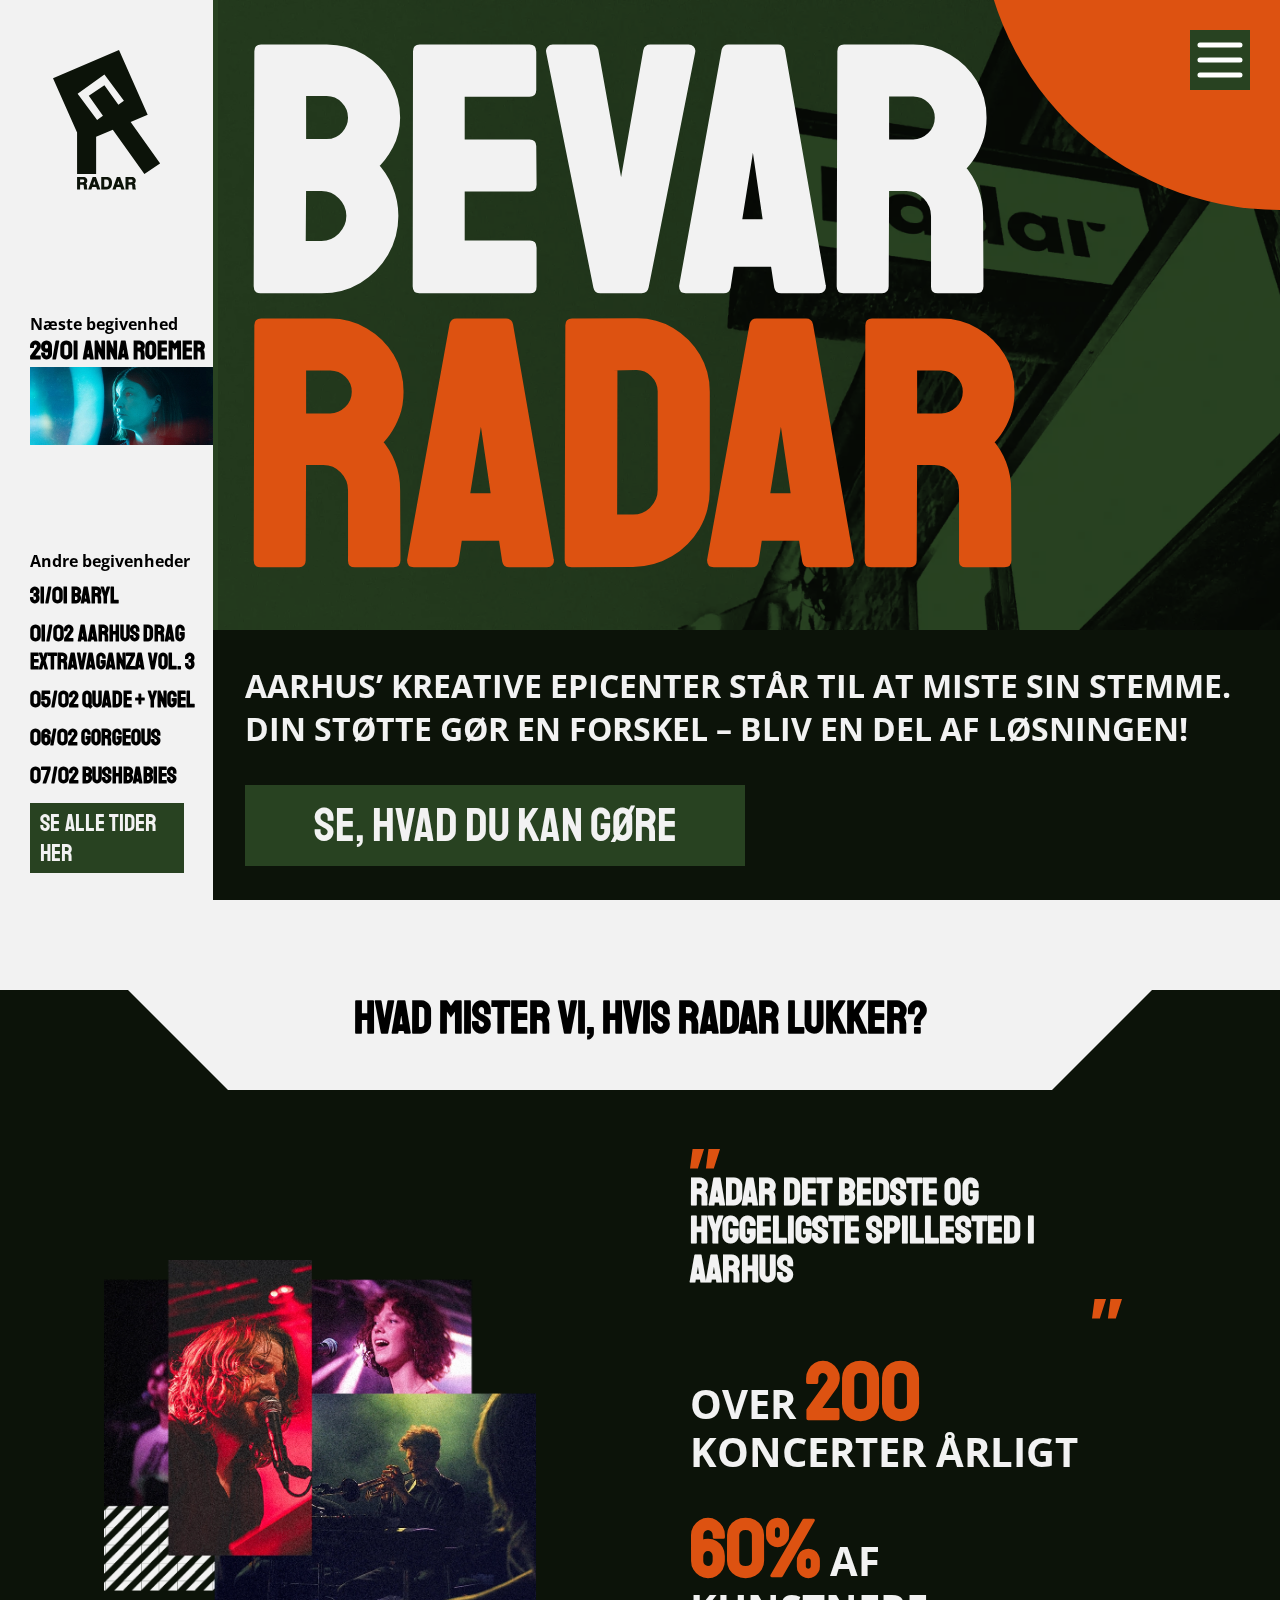
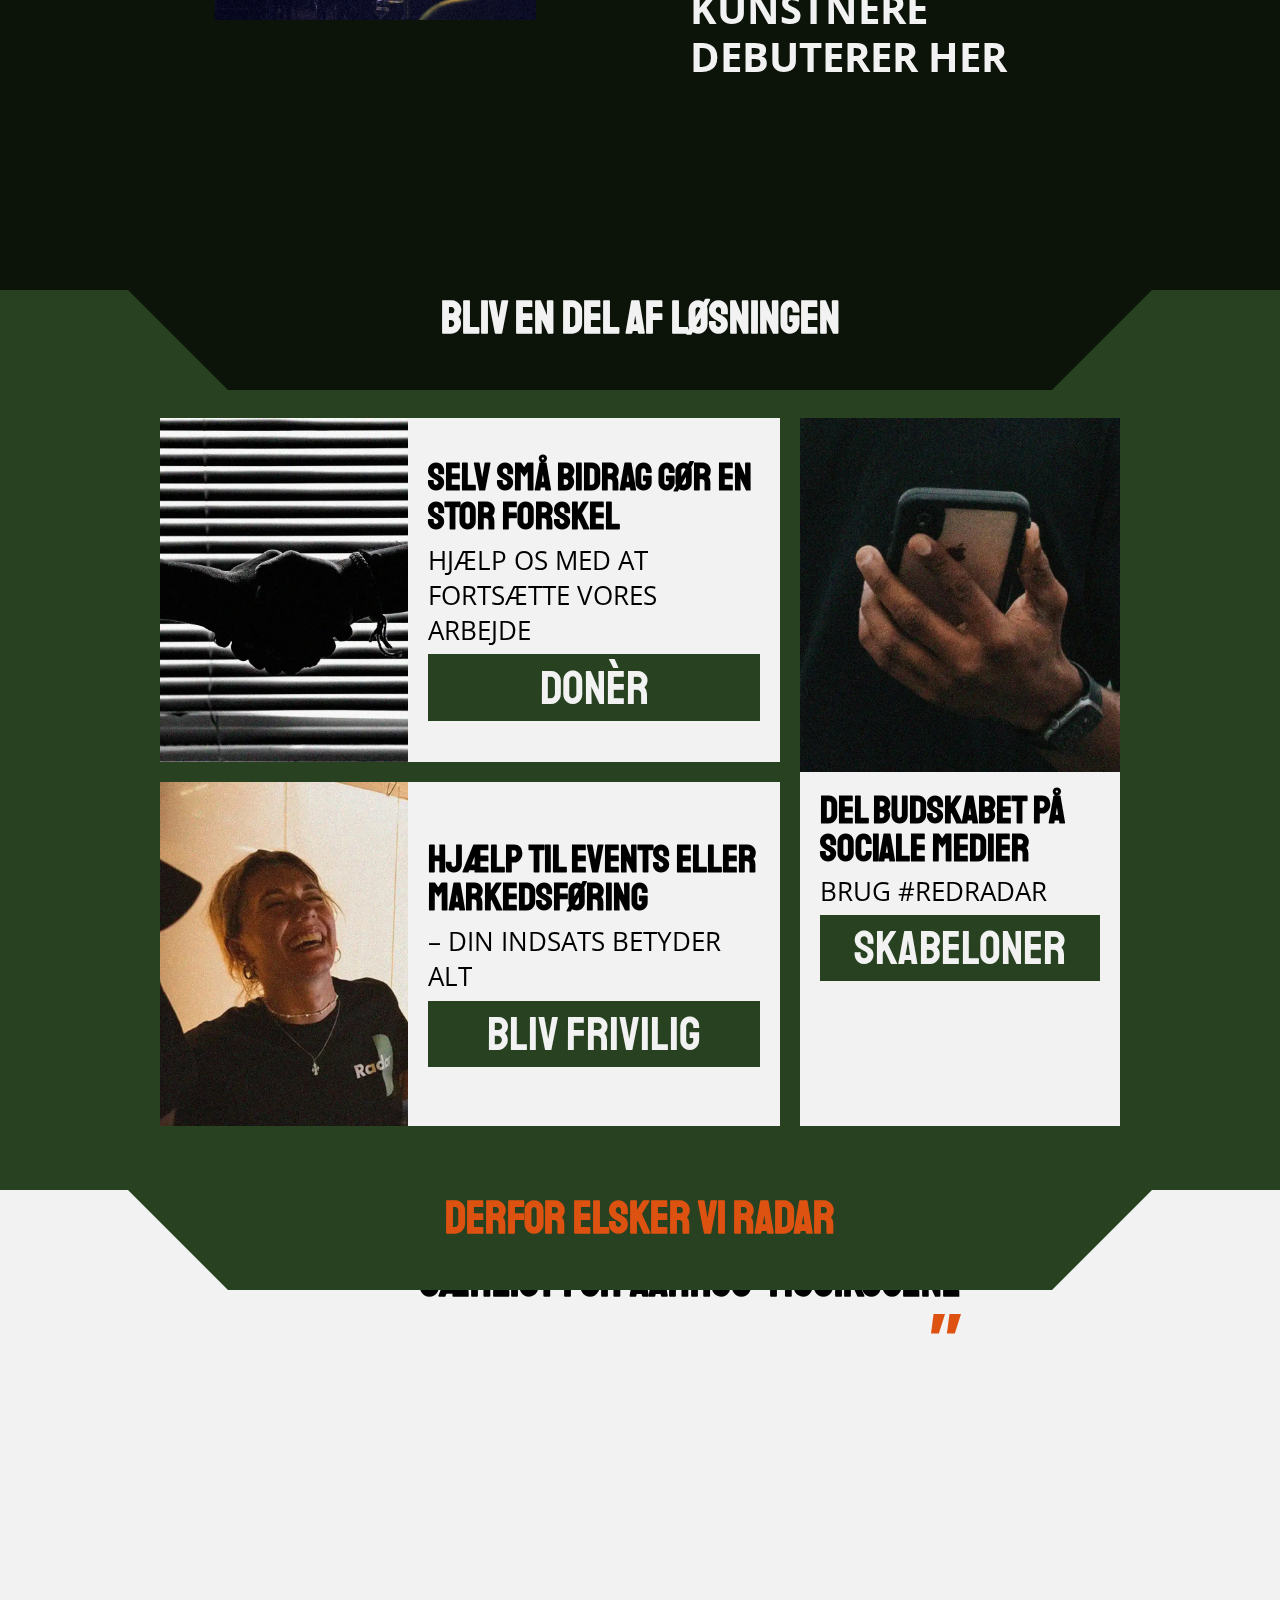
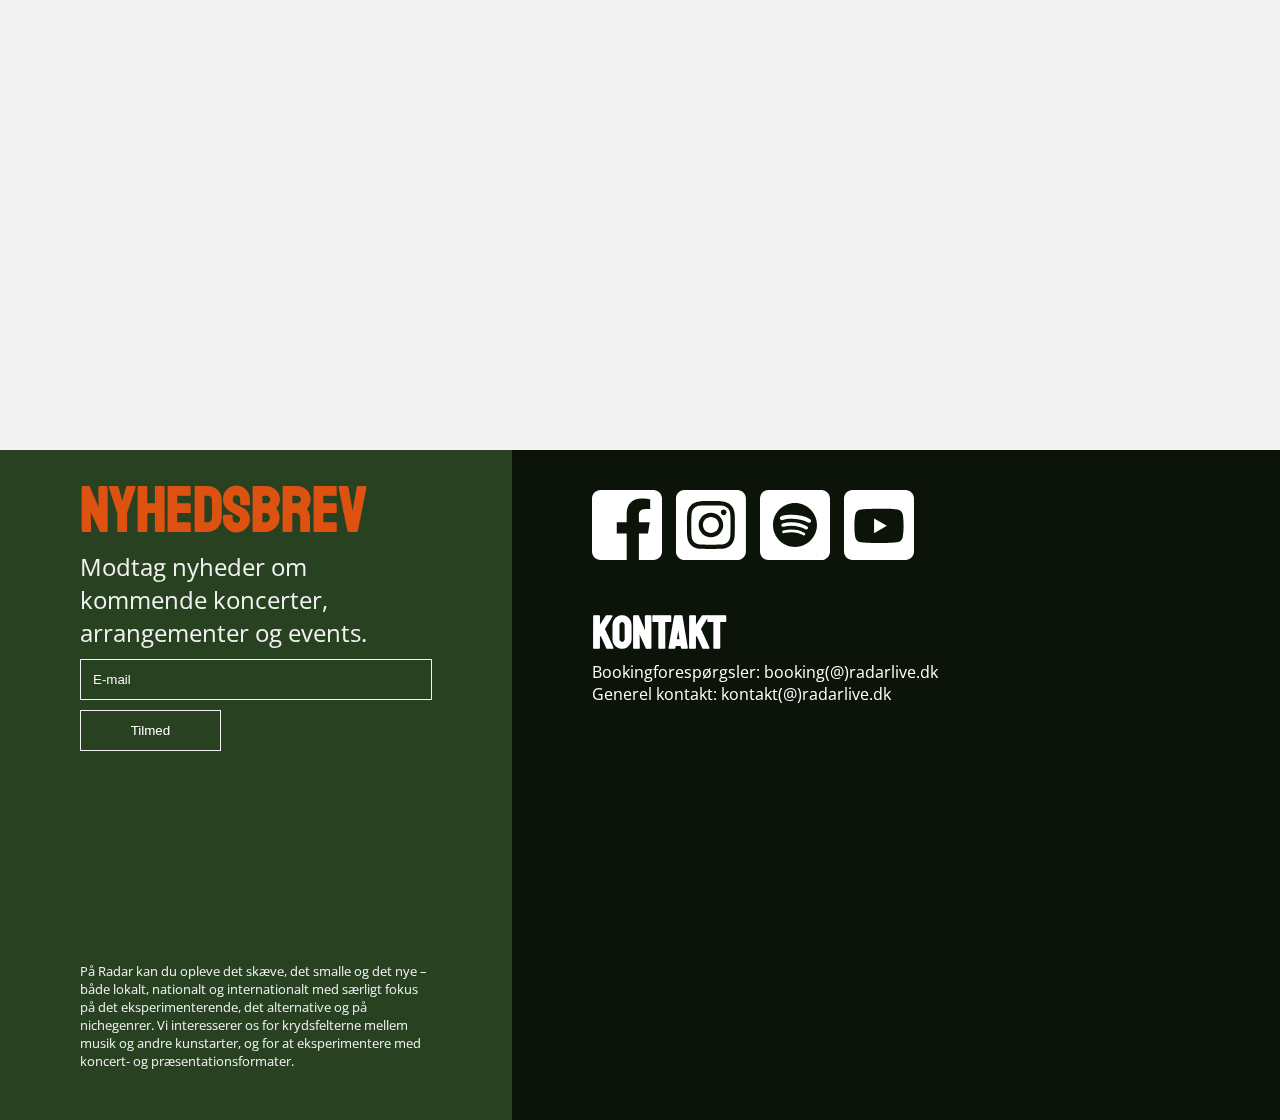
<file: index.html>
<!DOCTYPE html>
<html lang="da">
<head>
    <meta charset="UTF-8">
    <meta name="viewport" content="width=device-width, initial-scale=1.0">
    <title>Bevar Radar – Aarhus’ Hjerte for Intime Koncerter og Kultur</title>
    <meta name="title" content="Intime Koncerter i Aarhus | Bevar Radar og Støt Lokale Spillesteder">
    <meta name="description" content="Leder du efter koncert nær dig? Radar i Aarhus byder på intime oplevelser med eksperimenterende musik. Hjælp med at bevare byens musikscene – støt Radar i dag!">
    <link rel="stylesheet" href="css/style.css">
    <link rel="icon" href="/img/favicon.png" sizes="32x32" type="image/x-icon" >
    <link rel="preload" href="img/forside-billede-logo.webp" as="image" type="image/webp">
    <link rel="preload" href="https://fonts.googleapis.com/css2?family=Open+Sans:wght@300..800&display=swap" as="style">
    <link rel="preload" href="https://fonts.googleapis.com/css2?family=Staatliches&display=swap" as="style">
</head>
<body>
    <header>
        <nav>
           
            <input type="checkbox" id="menu-bar"><!-- Dette er brugermenuen når skærmen bliver mindre -->
            <label for="menu-bar"><img class="menubillede" src="img/menu.svg" alt="menu" loading="lazy"></label>
             <nav class="navbar"> <!-- Her har vi vores navbar -->
                <ul>
                    <li><a href="oplev.html">Oplev RADAR</a>
                        <ul class="submenu">
                            <li><a href="404.html">Om os</a></li>
                            <li><a href="404.html">Historien Bag RADAR</a></li>
                            <li><a href="404.html">Fælleskab</a></li></ul></li>
                    <li><a href="stot.html">Støt RADAR</a>
                        <ul class="submenu">
                            <li><a href="404.html">Radars Betydning</a></li>
                            <li><a href="404.html">Bliv frivilig</a></li>
                            <li><a href="404.html">Merchandise</a></li></ul></li>
                     <li><a href="events.html">Program & Events</a>
                        <ul class="submenu">
                            <li><a href="404.html">RADAR & kunstnerne</a></li>
                            <li><a href="404.html">Tidligere Højdepunkter</a></li></ul></li>
                    
                    <li><a href="404.html">Kontakt</a>
                        <ul class="submenu">
                            <li><a href="404.html">Radars ansatte</a></li>
                            <li><a href="404.html">Sociale Medier</a></li></ul></li>
                </ul>
             </nav>
        </nav>
    </header>
    <main class="landing">
        <article class="logobox">
             <a href="index.html"><img src="img/logo.svg" alt="Radar Logo" class="logo" loading="lazy"/></a>
            <section class="begivenhed">
                <h4>Næste begivenhed</h4>
                <h3>29/01  Anna Roemer</h3>
                <figure><img src="img/begivenhed.webp" alt="Anna Roemer" loading="lazy"></figure>
            </section>
            <section class="naeste">
                <article>
                    <h4>Andre begivenheder</h4>
                    <h3>31/01  Baryl</h3>
                    <h3>01/02  Aarhus Drag Extravaganza Vol. 3</h3>
                    <h3>05/02  Quade + Yngel</h3>
                    <h3>06/02  GORGEOUS</h3>
                    <h3>07/02  Bushbabies</h3>
                </article>
            </section>
            <a class="a" href="events.html">SE ALLE TIDER HER</a>
        </article>
        <section class="main">
            <a href="index.html"><svg class="logo-two" id="Layer_1" xmlns="http://www.w3.org/2000/svg" version="1.1" viewBox="0 0 334.25 389.96">
                <!-- Generator: Adobe Illustrator 29.1.0, SVG Export Plug-In . SVG Version: 2.1.0 Build 142)  -->
                <path class="st0" d="M285.49,389.96l48.76-33.63-91.8-129.9,53.19-22.84L206.08,0,0,88.48l75.25,171.02v130.46h59.47v-117.28l52.09-22.36,98.69,139.64ZM137.75,219.9l-60.92-82.68,83.68-60.2,60.92,82.68-17.33,12.47-43.58-61.66-48.76,33.63,44.25,62.61-18.27,13.14Z"/>
              </svg></a>
            <article class="overskrift">
                    <h2>BEVAR</h2>
                    <h2>RADAR</h2>
                    <img src="img/forside-billede-logo.webp" alt="Billede af front skiltet ved radar" width="1200" height="800" loading="lazy">
            </article>
            <article class="intro">
                <h1>Aarhus’ kreative epicenter står til at miste sin stemme. <span>Din støtte gør en forskel – bliv en del af løsningen!</span></h1>
                <section class="button">
                   <a href="stot.html"><p>Se, hvad du kan gøre</p></a>
                </section>
            </article>
        </section>
    </main>
    
    <section class="mister">
        <article class="square"></article>
        <h3 class="absolute">Hvad mister vi, hvis Radar lukker?</h3>
        <section class="gallery">
            <img src="img/image-gallery.webp" alt="Billede galleri" loading="lazy">
        </section>
        <section class="citatframe">
            <article class="citat">
                <svg class="citation" xmlns="http://www.w3.org/2000/svg" version="1.1" viewBox="0 0 55.8 36.4">
                    <!-- Generator: Adobe Illustrator 29.1.0, SVG Export Plug-In . SVG Version: 2.1.0 Build 142)  -->
                    <defs>
                    </defs>
                    <path class="st0" d="M26.1,0l-11.5,36.4H0L4.8,0h21.3ZM55.8,0l-11.5,36.4h-14.7L34.4,0h21.3Z"/>
                  </svg>
                <h3>Radar det bedste og hyggeligste spillested i Aarhus</h3>
                <svg class="citation" xmlns="http://www.w3.org/2000/svg" version="1.1" viewBox="0 0 55.8 36.4">
                    <!-- Generator: Adobe Illustrator 29.1.0, SVG Export Plug-In . SVG Version: 2.1.0 Build 142)  -->
                    <defs>
                    </defs>
                    <path class="st0" d="M26.1,0l-11.5,36.4H0L4.8,0h21.3ZM55.8,0l-11.5,36.4h-14.7L34.4,0h21.3Z"/>
                  </svg>
            </article>

            <article>
                <h4>Over <span class="highlight">200</span></h4> <h4>koncerter årligt</h4>
            </article>

           <article>
            <h4><span class="highlight">60%</span> af kunstnere</h4> <h4>debuterer her</h4>
        </article>
        </section>
    </section>

    <section class="losning">
        <article class="square black"></article>
        <h3 class="absolute absolute-white">Bliv en del af løsningen</h3>
        
        <section class="two padding">
            <section class="mulighed">
                <article class="venstre">
                    <img src="img/hands.webp" alt="Billede af nogen hænder" loading="lazy"></article>
                <article class="hojre">
                <h3>Selv små bidrag gør en stor forskel</h3>
                <p>hjælp os med at fortsætte vores arbejde</p>
                <a class="button" href="stot.html">DONÈR</a></article>
            </section>

            <section class="mulighed">
                <article class="venstre">
                    <img src="img/frivilig.webp" alt="Frivilig hos radar der griner" loading="lazy"></article>
                <article class="hojre">
                <h3>Hjælp til events eller markedsføring</h3>
                <p>– din indsats betyder alt</p>
                <a class="button" href="stot.html">BLIV FRIVILIG</a></article>
            </section>
        </section>

        <section class="one padding">
            <section class="column">
                <article class="op">
                    <img src="img/mobil.webp" alt="hånd der holder telefon" loading="lazy"></article>
                <article class="ned">
                <h3>Del budskabet PÅ SOCIALE MEDIER</h3>
                <p>BRUG #RedRadar</p>
                <a class="button" href="stot.html">SKABELONER</a></article>
            </section>
        </section>

        <section class="three padding">
            <section class="mulighed">
                <article class="venstre">
                    <img src="img/hands.webp" alt="Billede af nogen hænder" loading="lazy"></article>
                <article class="hojre">
                <h3>Selv små bidrag gør en stor forskel</h3>
                <p>hjælp os med at fortsætte vores arbejde</p>
                <a class="button" href="stot.html">DONÈR</a></article>
            </section>

            <section class="mulighed">
                <article class="venstre">
                    <img src="img/frivilig.webp" alt="Frivilig hos radar der griner" loading="lazy"></article>
                <article class="hojre">
                <h3>Hjælp til events eller markedsføring</h3>
                <p>– din indsats betyder alt</p>
                <a class="button" href="stot.html">BLIV FRIVILIG</a></article>
            </section>

            <section class="mulighed">
                <article class="venstre">
                    <img src="img/mobil.webp" alt="hånd der holder telefon" loading="lazy"></article>
                <article class="hojre">
                <h3>Del budskabet PÅ SOCIALE MEDIER</h3>
                <p>BRUG #RedRadar</p>
                <a class="button" href="stot.html">SKABELONER</a></article>
            </section>
        </section>
    </section>

<section class="insta">
        <article class="square red"></article>
        <h3 class="absolute absolute-secondary">Derfor elsker vi Radar</h3>
        <section class="feed">
        <article class="post">
                <blockquote class="instagram-media" data-instgrm-permalink="https://www.instagram.com/p/DDMY5-oMxnY/?hl=da&img_index=1" data-instgrm-version="14">
                    <!-- Embed code here -->
                </blockquote>
                <script defer src="//www.instagram.com/embed.js"></script>
        </article>
        <article class="post">
            <blockquote class="instagram-media" data-instgrm-permalink="https://www.instagram.com/p/DC7a6qxoir3/?hl=da" data-instgrm-version="14">
                <!-- Embed code here -->
            </blockquote>
            <script defer src="//www.instagram.com/embed.js"></script>
    </article>
    <article class="post">
        <blockquote class="instagram-media" data-instgrm-permalink="https://www.instagram.com/p/DC6i84jsHRy/?hl=da&img_index=1" data-instgrm-version="14">
            <!-- Embed code here -->
        </blockquote>
        <script defer src="//www.instagram.com/embed.js"></script>
</article>
<article class="post">
    <blockquote class="instagram-media" data-instgrm-permalink="https://www.instagram.com/p/DCrSwEnI58k/?hl=da&img_index=1" data-instgrm-version="14">
        <!-- Embed code here -->
    </blockquote>
    <script defer src="//www.instagram.com/embed.js"></script>
</article>
<article class="post">
    <blockquote class="instagram-media" data-instgrm-permalink="https://www.instagram.com/p/DCjgtXDsfMj/?hl=da" data-instgrm-version="14">
        <!-- Embed code here -->
    </blockquote>
    <script defer src="//www.instagram.com/embed.js"></script>
</article>
</section>
 <article class="citat">
    <svg class="citation" xmlns="http://www.w3.org/2000/svg" version="1.1" viewBox="0 0 55.8 36.4">
        <!-- Generator: Adobe Illustrator 29.1.0, SVG Export Plug-In . SVG Version: 2.1.0 Build 142)  -->
        <defs>
        </defs>
        <path class="st0" d="M26.1,0l-11.5,36.4H0L4.8,0h21.3ZM55.8,0l-11.5,36.4h-14.7L34.4,0h21.3Z"/>
      </svg>
        <h3>Det her sted gør noget helt<br> særligt for Aarhus' musikscene</h3>
        <svg class="citation" xmlns="http://www.w3.org/2000/svg" version="1.1" viewBox="0 0 55.8 36.4">
            <!-- Generator: Adobe Illustrator 29.1.0, SVG Export Plug-In . SVG Version: 2.1.0 Build 142)  -->
            <defs>
            </defs>
            <path class="st0" d="M26.1,0l-11.5,36.4H0L4.8,0h21.3ZM55.8,0l-11.5,36.4h-14.7L34.4,0h21.3Z"/>
          </svg>
 </article>
</section>

<footer>
    <article class="nyhedsbrev">
        <form action="/action_page.php">
            <section class="container">
              <h2>NYHEDSBREV</h2>
              <p>Modtag nyheder om kommende koncerter, arrangementer og events.</p>
            </section>
          
            <section class="container">
              <input type="text" placeholder="E-mail" name="mail" required>
            </section>
          
            <section class="container">
              <input type="submit" value="Tilmed">
            </section>
          </form>

          <p>På Radar kan du opleve det skæve, det smalle og det nye – både lokalt, nationalt og internationalt med særligt fokus på det eksperimenterende, det alternative og på nichegenrer. Vi interesserer os for krydsfelterne mellem musik og andre kunstarter, og for at eksperimentere med koncert- og præsentationsformater.</p>

    </article>
    <section class="footer">
        <article class="some">
            <a href="https://www.facebook.com/radarlive/?locale=da_DK"><img src="img/facebook.svg" alt="Facebook"></a>
           <a href="https://www.instagram.com/radarlive/?hl=da"><img src="img/instagram.svg" alt="instagram"></a> 
            <a href="https://open.spotify.com/user/radarlive?si=7277340fe4594699"><img src="img/spotify.svg" alt="Spotify"></a>
            <a href="https://www.youtube.com/user/radarliverec"><img src="img/youtube.svg" alt="Youtube"></a>
        </article>
        <article class="kontakt">
            <h3>Kontakt</h3>
            <p>Bookingforespørgsler: booking(@)radarlive.dk</p>
            <p>Generel kontakt: kontakt(@)radarlive.dk</p>
        </article>
        
        <article class="sted">
            <iframe src="https://www.google.com/maps/embed?pb=!1m18!1m12!1m3!1d4444.449639186297!2d10.194125499999998!3d56.153217399999996!2m3!1f0!2f0!3f0!3m2!1i1024!2i768!4f13.1!3m3!1m2!1s0x464c3fed72fbd781%3A0xcc2e3a589a69875c!2sRadar!5e0!3m2!1sen!2sdk!4v1733914296314!5m2!1sen!2sdk" loading="lazy"
            referrerpolicy="no-referrer-when-downgrade"
            width="600" height="450" allowfullscreen></iframe>

        </article>
    </section>
</footer>
    
</body>
</html>
</file>
<file: css/style.css>
@import url('https://fonts.googleapis.com/css2?family=Open+Sans:ital,wght@0,300..800;1,300..800&family=Staatliches&display=swap');

@font-face {
    font-family: 'Staatliches';
    font-style: normal;
    font-weight: 400;
    font-display: swap;
    src: url('/staatliches/Staatliches-Regular.ttf') format('woff2');  /* Lokal skrifttype */
}

* {
    margin: 0;
    padding: 0;
    box-sizing: border-box;
    /* Nulstilling af standardmargin og padding */

}


:root {
    --primary-color: #284221;
    --secondary-color: #dd5211;
    --black: #0c1309;
    --white:#f2f2f2;
    --font: "Open Sans", sans-serif;
    --headline: "Staatliches", sans-serif;
}


body {
    background-color: var(--white); /* Hvid baggrund for hele siden */
    font-family: var(--font); /* Anvend standardfont til brødtekst */
}

a:visited {
    color: inherit; /* Arver farve i stedet for at ændre linkfarven */
}

a {
    text-decoration: none; /* Fjerner understregning fra links */
}

h3 {
    font-family: var(--headline); /* Overskriftsskrifttype */
    font-size: 2.8rem;
    text-transform: uppercase; /* Gør teksten til store bogstaver */
}

header {
    display: flex;
    align-items: center;
    flex-direction: column-reverse; /* Kolonne-layout med omvendt rækkefølge */
    gap: 25px;
    top: 0;
    left: 0;
    right: 0;
    justify-content: space-between;
    color: var(--white);
    font-family: var(--headline);
    position: fixed; /* Fastgør headeren til toppen af siden */
    z-index: 1000; /* Sørger for, at header er over andet indhold */
}

header a {
    width: 20%;
    display: flex;
    justify-content: center;
}

body img {
    width: 100%;
}


/* NAVBAR */

header nav .logo {
    width: 60vh;
    margin: 20px;
    display: none;
}

header nav .logo {
    fill: var(--white);
}


header .navbar ul {
    list-style-type: none; /* Fjern punkter fra listen */
}

header .navbar ul li {
    position: relative;
    float: left;
}

header .navbar ul li a {
    text-decoration: none;
    text-transform: uppercase;
    font-size: 1.5rem;
    padding: 0 0 20px 20px;
    display: block;
    color: var(--white);
    width: 100%;
}

header .navbar ul li a:visited {
   color: inherit;
   text-decoration: none;
}

header .navbar ul li a:hover {
    color: var(--primary-color);
}

header .navbar ul li ul {
    position: absolute;
    left: 0;
    width: 200px;
    background: var(--primary-color); /* Dropdown baggrundsfarve */
    display: none; /* Dropdown vises kun ved hover */
}

header .navbar ul li ul li {
    width: 100%;
}

header .navbar ul li ul li ul {
    left: 200px;
    top: 0;
}

/* Brug af hover og focus-within til at vise dropdown-menuer */
header .navbar ul li:focus-within > ul ,
header .nvabar ul li:hover > ul {
    display: block;
}

.navbar li:hover ul ul {
    display: none;
}
  
.navbar li:hover ul {
    display: block;
}

#menu-bar {
    display: none;
}

header label {
    font-size: 20px;
    color: #333;
    cursor: pointer;
    display: none;
}

header .navbar ul li ul li a {
    font-weight: 200;
    font-size: 1.3rem;
    padding-left: 40px;
}

header label {
        display: block;
        position: absolute;
        z-index: 1000;
        right: 30px;
        top: 30px;
}

header .navbar {
        position: absolute;
        top: 0;
        right: 0;
        padding: 120px 0 240px 0;
        width: 300px;
        background: var(--secondary-color);
        display: none;
        color: var(--white);
        font-family: var(--headline);
        height: auto;
        border-radius: 0 0 0 1000px;
        overflow: hidden;
}

header .navbar ul li {
        width:100%;
}

header .navbar ul li ul {
        position: relative;
        width: 100%;
        color: var(--white);
        
}

header .navbar ul li ul li ul {
        width: 100%;
        left: 0;
}

#menu-bar:checked ~ .navbar {
        display: block;
        transition: 0.2s;
}

#menu-bar:not(:checked) ~ .navbar {
        display: block;
        top: -350px;
        transition: 0.6s;     
}

.menubillede {
        width: 60px;
        background: var(--primary-color);
}


/* NAVBAR SLUT */



/* LANDING PAGE */


.logo {
    width: 50%;
    height: auto; /* Bevarer højden proportionalt med bredden */
    display: flex;
    padding-top: 50px;
}

.logo-two {
    width: 20%;
    height: auto;
    display: flex;
    display: none;
    margin: 20px 0 0 20px;
    position: absolute;  /* Gør positionen absolut i forhold til containeren */
    fill: var(--white);
}

.logobox a {
    display: flex;
    justify-content: center;
}

.landing {
    display: flex;
    padding-bottom: 10vh;
}

.logobox {
    background: var(--white);
    width: 20%;
    height: 90vh;
    display: flex;
    flex-direction: column;
    justify-content: space-between;
    overflow: hidden;
}

.logobox .begivenhed {
    padding: 10% 0 0 30px; /* Tilføjer afstand fra toppen og venstre side */
}

.logobox .begivenhed h3 {
    font-size: 1.6rem;
}

.logobox .naeste {
    padding: 5% 0 0 30px;
}

.logobox .naeste h3 {
    font-size: 1.4rem;
    padding-top: 10px;
}

.logobox .naeste h3:nth-child(6) {
    padding-bottom: 20px /* Tilføjer ekstra afstand under det sjette element */
}

.logobox .a {
    text-decoration: none;
    background: var(--primary-color);
    color: var(--white);
    padding: 5px 10px;
    font-size: 1.5rem;
    font-family: var(--headline);
    width: 12%;
    margin: 0 0 27px 30px;
    position: absolute;
    bottom: 0;
}

.logobox .a:visited {
    color: var(--white);
}

.landing .main {
    width: 100%;
    height: 100vh;
}

.overskrift {
    height: 70vh;
    overflow: hidden;
    display: flex;
    background-color: var(--primary-color);
    background-repeat:no-repeat;
    background-size: auto 100vh; /* Gør baggrundsbilledet 100vh højt */
    background-position: right; /* Positionerer baggrundsbilledet til højre */
    align-items: flex-start;
    flex-direction: column;
    justify-content: center;
}

.overskrift img {
    position: absolute;
    object-fit: cover;
    height: 70vh;
    right: 0;
    width: 83%;
    mix-blend-mode: multiply; /* Anvender en blandingstilstand på billedet */
    background-color: var(--primary-color);
}

.overskrift h2 {
    color: var(--secondary-color);
    font-family: var(--headline);
    z-index: 2;
    line-height: 80%;
    padding-left: 3%;
    text-wrap: balance;; /* Sørger for tekstlinjerne brydes balanceret */
    font-size: 38vh;
}

.overskrift h2:nth-child(1) {
    color: var(--white);
}

.landing .main .intro {
    height: 30vh;
    display: flex;
    background-color: var(--black);
    padding-left: 3%;
    flex-direction: column;
    justify-content: space-evenly;
}

.landing .main .intro h1 {
    color: var(--white);
    font-family: var(--font);
    text-transform: uppercase;
    font-size: 2rem;
}

.naeste p {
    white-space: nowrap;
    overflow: hidden;  
    text-overflow: ellipsis;
}

.button {
    background-color: var(--primary-color);
    color: var(--white);
    font-size: 3rem;
    text-transform: uppercase;
    font-family: var(--headline);
    width: 500px;
    padding: 1% 0;
    display: flex;
    justify-content: center;
    align-items: center;
}

section.button a:visited {
    color: var(--white);
}

section.button a:visited p {
    color: var(--white);
}

section.button a p {
    color: var(--white);
}

.h3 {
    height: 10vh; /* Sætter højden til 10% af viewport højden */
    text-align: center;
}

.absolute {
    position: absolute;
}


/* LANDING PAGE SLUT */


/* MISTER START */


.square {
    width: 80%;
    height: 0; 
    border-left: 100px solid transparent; /* Skaber en gennemsigtig venstre kant */
    border-right: 100px solid transparent; /* Skaber en gennemsigtig højre kant */
    border-top: 100px solid var(--white); /* Skaber en hvid topkant og danner en trekant */
    position: absolute;
}

.mister {
    background: var(--black);
    height: 100vh;
    display: flex;
    justify-content: center;
    overflow: hidden;
}

.mister section {
    padding: 5% 50px 5% 50px;
    width: 50%;
    display: flex;
    flex-direction: column;
    justify-content: center;
}

.gallery {
    display: flex;
    flex-direction: column;
    align-items: center;
}

.gallery img {
    width: 80%;
    height: auto;
}

.mister section h3 {
    color: var(--white);
    font-family: var(--headline);
    line-height: 100%;
    font-size: 2.4rem;
    text-transform: uppercase;
}

.citat {
    width: 60vh;
}

.citation {
    width: 30px;
}

.citat svg {
    fill: var(--secondary-color); /* Fylder SVG'en med den sekundære farve */
}

.citation:nth-child(3) {
    float: right; /* Flytter den tredje citation til højre */
    padding-top: 10px; /* Tilføjer afstand ovenfor */
}

.mister section h4 {
    color: var(--white);
    font-family: var(--font);
    font-size: 2.5rem;
    text-transform: uppercase;
    line-height: 120%;
}

.mister section article {
    padding-bottom: 50px;
    width: 80%;
}

.highlight {
    color: var(--secondary-color);
    font-size: 5rem;
    font-family: var(--headline);
}

.h3-black {
    background-color: var(--black);
    color: var(--white);
}


/* MISTER SLUTTER */



/* LOSNING STARTER */


.black {
    border-top: 100px solid var(--black);
}

.absolute-white {
    color: var(--white);
}

.padding {
    padding-top: 10%;
}

.losning {
    background: var(--primary-color);
    height: 100vh;
    display: flex;
    justify-content: center;
    padding-bottom: 5%;
}

.losning .mulighed {
    display: flex;
    height: 50%;
    background: var(--white);
    overflow: hidden;
    margin-right: 20px;
}

.margin {
    margin: 25px;
}

.mulighed h3 {
    font-size: 2rem;
} 

.venstre {
    flex: 1; /* Lader venstre sektion fylde 1 del af pladserne */
    max-width: 40%;
    overflow: hidden;
}
   
.venstre img {
    height: 100%;
    object-fit: cover;
}

.hojre {
    flex: 2; /* Lader højre sektion fylde 2 dele af pladserne */
    max-width: 60%;
    padding: 20px;
    display: flex;
    flex-direction: column;
    justify-content: center;
}

.hojre h3 {
    font-size: 2.4rem;
    line-height: 100%;
    padding-bottom: 2%;
}

.hojre p {
    font-size: 1.6rem;
    text-transform: uppercase;
    padding-bottom: 2%;
}

.hojre .button {
    width: auto;
    text-decoration: none;
    display: flex;
}

.two {
    display: flex;
    flex-direction: column;
    width: 50%;
    gap: 20px; /* Tilføjer mellemrum mellem elementerne */
}

.one {
    display: flex;
    width: 25%;
}

.three {
    display: flex;
    flex-direction: column;
    width: 100%;
    display: none;
}

.column {
    flex-direction: column;
    width: 100%;
    display: flex;
    height: 100%;
    background: var(--white);
    overflow: hidden;
}

.op {
    flex: 1;
    max-height: 50%;
    overflow: hidden;
}
   
.op img {
    height: 100%;
    object-fit: cover;
}

.ned {
    flex: 2;
    max-height: 40%;
    padding: 20px;
}

.ned h3 {
    font-size: 2.4rem;
    line-height: 100%;
    padding-bottom: 2%;
}

.ned p {
    font-size: 1.6rem;
    text-transform: uppercase;
    padding-bottom: 2%;
}

.ned .button {
    width: auto;
    text-decoration: none;
}

.losning a:visited {
    color: var(--white);
}

.h3-red {
    background-color: var(--primary-color);
    color: var(--secondary-color);
}


/* LOSNING SLUTTER */


/* INSTA STARTER */


.red {
    border-top: 100px solid var(--primary-color); /* Tilføjer en bred, farvet topkant baseret på variablen --primary-color */}

.absolute-secondary {
    color: var(--secondary-color)
}

.insta {
    background: var(--white);
    height: auto;
    display: flex;
    justify-content: center;
    flex-wrap: wrap; /* Tillader linjeskift for flexbørns elementer */
}

.feed {
    justify-content: flex-start;
    display: flex;
    overflow-x: scroll; /* Vandret rullebjælke, hvis indholdet er bredere end containeren */
    overflow-y: hidden; /* Skjuler lodret rullebjælke */
    white-space: nowrap; /* Forhindrer linjeskift i indholdet */
    height: 80%;
}

.insta .feed {
    height: auto;
    padding-bottom: 25%;
}

.post {
    width: auto;
    height: 60vh;
    padding: 20vh 10px 0 10px ;
    opacity: 30%;
    transform: scale(0.9); /* Gør elementet mindre */
    transition: 0.2s;
}

.post iframe {
    width: 30vh;
}

.post:hover {
    opacity: 100%;
    transform: scale(1);
}

.insta .citat {
    width: auto;
    margin-bottom: 3%;
}

.insta .citat h3 {
    line-height: 100%;
}


/* INSTA SLUTTER */


/* FOOTER STARTER */


footer {
    background: var(--black);
    display: flex;
}

.nyhedsbrev {
    width: 40%;
    background-color: var(--primary-color);
    padding: 20px 80px 50px 80px;
    display: flex;
    flex-direction: column;
    justify-content: space-between;
}

.nyhedsbrev p {
    color: var(--white);
    font-size: 0.8rem;
}
  
form {
    color: var(--white);
}
  
.container {
    padding-bottom: 10px;
}

.container h2 {
    font-family: var(--headline);
    font-size: 4rem;
    vertical-align: top; /* Justerer vertikal placering */
    color: var(--secondary-color);
}

.container p {
    font-size: 1.5rem;
}
  
.container input {
    width: 100%;
    padding: 12px;
    display: inline-block;
    border: 1px solid var(--white);
    box-sizing: border-box;
    background: rgba(0,0,0,0.0);
}
  
input[type=submit] {
    background: rgba(0,0,0,0.0);
    border: 1px solid var(--white);
    color: white;
    width: 40%;
}
  
input[type=submit]:hover {
    background-color: var(--secondary-color);
    color: var(--black);
    border: none;
}

::placeholder {
    color: var(--white);
    opacity: 1;
  }

  input, select, textarea{
    color: var(--white)
}

.footer {
    display: flex;
    flex-direction: column;
    width: 60%;
}

.some {
    padding: 40px 80px 0 80px;
}

.some img {
    width: auto;
    height: 70px;
    margin-right: 10px;
}

.kontakt {
    padding: 40px 80px 50px 80px;
    color: white;
}

.sted {
    width: 100%;
}

.sted iframe {
  width: 100%;  
  height: 40vh;
  border: none;
}






@media only screen and (max-width: 1178px) {
    
    .mister section {
        padding: 10% 50px 10% 50px;
        width: 50%;
        display: flex;
        flex-direction: column;
        justify-content: center;
        line-height: 120%;
    }

    .mister section h4 {
        font-size: 2rem;
    }

    .highlight {
        color: var(--secondary-color);
        font-size: 4rem;
        font-family: var(--headline);
    }

    


}


/* For larger mobile devices (landscape) */
@media only screen and (max-width: 1068px) {

    
    .mister section {
        padding: 10% 50px 10% 50px;
        width: 50%;
        display: flex;
        flex-direction: column;
        justify-content: center;
        line-height: 120%;
    }


    .logobox {
        display: none;
    }

    .overskrift img {
        width: 100%;
    }

    .mister section h4 {
        font-size: 2rem;
    }

    .highlight {
        color: var(--secondary-color);
        font-size: 4rem;
        font-family: var(--headline);
    }
    

}


/* For larger mobile devices (landscape) */
@media only screen and (max-width: 767px) {

    .logo-two {
        display: block;
        color: white;
    }

    .logobox {
        display: none;
    }

    .landing {
        height: 100vh;
    }

    header nav .logo {
        display: block;
    }

    .overskrift {
        justify-content: flex-end;
        align-items: center;
        overflow: hidden;
    }
    
    .overskrift h2 {
        font-size: calc(10vh + 10vh);
    }

    .overskrift h2:nth-child(2) {
        padding-bottom: 10%;
    }

    .overskrift img {
        width: 100%;
    }

    .landing .main .intro h1 {
        font-size: 1.3rem;
    }

    .landing .main .intro {
        justify-content: center;
        padding: 0 5vh;
        align-items: center;
    }

    .landing .main .intro .button {
        width:100%;
        font-size: 2.5rem;
        margin-top: 20px;
    }



    .mister {
        flex-direction: column;
        align-items: center;
        justify-content: space-around;
        height: auto;
        padding: 10% 0;
    }

    .mister section img {
        width: 90%;
    }
    
    .mister section {
        width: 100%;
    }

    .mister section article {
        width: 100%;
    }

    .mister section h3 {
        font-size: 2.4rem;
    }

    .mister .square {
        display: none;
    }

    .absolute {
        position: relative;
        color: var(--white);
        font-size: 2rem;
    }





    .losning {
        display: flex;
        flex-direction: column;
        width: 100%;
        align-items: center;
        height: auto;
        padding: 10% 0;
    }

    .losning .mulighed {
        margin: 20px;
    }

    .losning .square {
        display: none;
    }

    .three {
        width: 100%;
        display: block;
    }

    .mulighed article h3 {
        font-size: 2rem;
    }

    .mulighed article p {
        font-size: 1.5rem;
    }

    .mulighed article a {
        font-size: 2rem;
    }

    .two {
        display: none;
    }

    .one {
        display: none;
    }





    .insta {
        padding: 10% 0;
    }

    .insta .square {
        display: none;
    }

    .insta .absolute-secondary {
        color: var(--black);
    }

    .insta .feed .post {
        padding: 0;
    }

    .insta .feed {
        height: auto;
        padding-bottom: 5%;
        margin-bottom: 5%;
    }

    .insta .citat h3 {
        font-size: 2rem;
    }





    footer {
        flex-direction: column;
        justify-content: center;
    }

    .nyhedsbrev {
        width: 100%;
    }

    .some {
        display: flex;
    }

    .footer {
        width: 100%;
    }


    .absolute {
        font-size: 3rem;
        padding-top: 20px;
        text-align: center;
        line-height: 100%;
    }

}



/* For small mobile devices (portrait) */
@media(max-width:480px) {

    header .navbar {
        padding: 120px 0 180px 0;
        width: 200px;
    }

    .logo-two {
        display: block;
        color: white;
    }

    .logobox {
        display: none;
    }

    header nav .logo {
        display: block;
    }

    .overskrift {
        justify-content: flex-end;
        align-items: center;
        overflow: hidden;
    }
    
    .overskrift h2 {
        font-size: calc(8vh + 8vh);
    }

    .overskrift h2:nth-child(2) {
        padding-bottom: 10%;
    }

    .overskrift img {
        width: 100%;
    }

    .landing .main .intro h1 {
        font-size: 1.3rem;
    }

    .landing .main .intro {
        justify-content: center;
        padding: 0 5vh;
        align-items: center;
    }

    .landing .main .intro .button {
        width:100%;
        font-size: 2.5rem;
        margin-top: 20px;
    }



    .mister {
        flex-direction: column;
        align-items: center;
        justify-content: space-around;
        height: auto;
        padding: 10% 0;
    }

    .mister section img {
        width: 90%;
    }
    
    .mister section {
        width: 100%;
    }

    .mister section article {
        width: 100%;
    }

    .mister section h3 {
        font-size: 2.4rem;
    }

    .mister .square {
        display: none;
    }

    .absolute {
        position: relative;
        color: var(--white);
        font-size: 2rem;
    }





    .losning {
        display: flex;
        flex-direction: column;
        width: 100%;
        align-items: center;
        height: auto;
        padding: 10% 0;
    }

    .losning .mulighed {
        margin: 20px;
    }

    .losning .square {
        display: none;
    }

    .three {
        width: 100%;
        display: block;
    }

    .mulighed article h3 {
        font-size: 2rem;
    }

    .mulighed article p {
        font-size: 1.5rem;
    }

    .mulighed article a {
        font-size: 2rem;
    }

    .two {
        display: none;
    }

    .one {
        display: none;
    }





    .insta {
        padding: 10% 0;
    }

    .insta .square {
        display: none;
    }

    .insta .absolute-secondary {
        color: var(--black);
    }

    .insta .feed .post {
        padding: 0;
    }

    .insta .feed {
        height: auto;
        padding-bottom: 5%;
        margin-bottom: 5%;
    }

    .insta .citat h3 {
        font-size: 2rem;
    }





    footer {
        flex-direction: column;
        justify-content: center;
    }

    .nyhedsbrev {
        width: 100%;
    }

    .some {
        display: flex;
    }

    .footer {
        width: 100%;
    }

    .absolute {
        font-size: 3rem;
        padding-top: 20px;
        text-align: center;
        line-height: 100%;
    }

}
</file>
